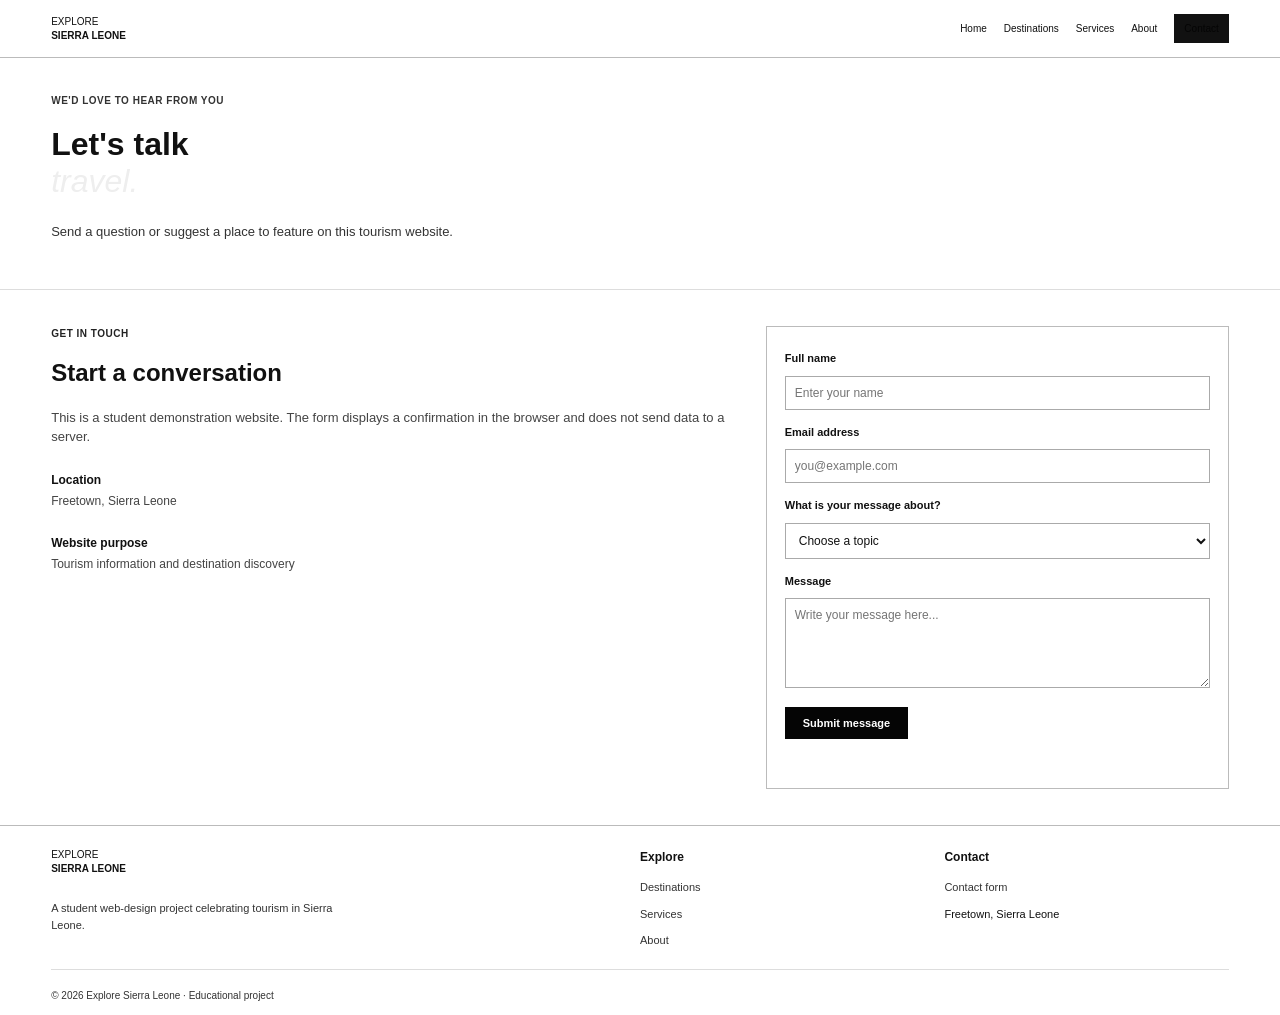
<file: tourism_website/contact.html>
<!DOCTYPE html><html lang="en"><head><meta charset="UTF-8"><meta name="viewport" content="width=device-width, initial-scale=1.0"><meta name="description" content="Contact the Explore Sierra Leone tourism information website."><title>Contact | Explore Sierra Leone</title><link rel="stylesheet" href="style.css"></head><body><header class="site-header"><a class="brand" href="index.html"><span class="brand-mark">SL</span><span>EXPLORE <b>SIERRA LEONE</b></span></a><button class="menu-toggle" aria-label="Toggle navigation" aria-expanded="false">☰</button><nav class="nav"><a href="index.html">Home</a><a href="destinations.html">Destinations</a><a href="experiences.html">Services</a><a href="plan.html">About</a><a class="nav-cta active" href="contact.html">Contact</a></nav></header><main><section class="page-hero contact-hero"><p class="eyebrow">WE'D LOVE TO HEAR FROM YOU</p><h1>Let's talk<br><em>travel.</em></h1><p>Send a question or suggest a place to feature on this tourism website.</p></section><section class="section contact-layout"><div><p class="eyebrow">GET IN TOUCH</p><h2>Start a conversation</h2><p>This is a student demonstration website. The form displays a confirmation in the browser and does not send data to a server.</p><div class="contact-detail"><b>Location</b><span>Freetown, Sierra Leone</span></div><div class="contact-detail"><b>Website purpose</b><span>Tourism information and destination discovery</span></div></div><form class="contact-form" id="contactForm"><label for="name">Full name</label><input id="name" name="name" type="text" placeholder="Enter your name" required><label for="email">Email address</label><input id="email" name="email" type="email" placeholder="you@example.com" required><label for="subject">What is your message about?</label><select id="subject" name="subject" required><option value="">Choose a topic</option><option>Destination information</option><option>Travel planning</option><option>Website feedback</option><option>Other question</option></select><label for="message">Message</label><textarea id="message" name="message" rows="5" placeholder="Write your message here..." required></textarea><button class="button" type="submit">Submit message</button><p class="form-status" id="formStatus" role="status" aria-live="polite"></p></form></section></main><footer class="footer"><div><a class="brand brand-footer" href="index.html"><span class="brand-mark">SL</span><span>EXPLORE <b>SIERRA LEONE</b></span></a><p>A student web-design project celebrating tourism in Sierra Leone.</p></div><div><b>Explore</b><a href="destinations.html">Destinations</a><a href="experiences.html">Services</a><a href="plan.html">About</a></div><div><b>Contact</b><a href="contact.html">Contact form</a><span>Freetown, Sierra Leone</span></div><div class="copyright">© 2026 Explore Sierra Leone · Educational project</div></footer><script src="script.js"></script></body></html>
</file>
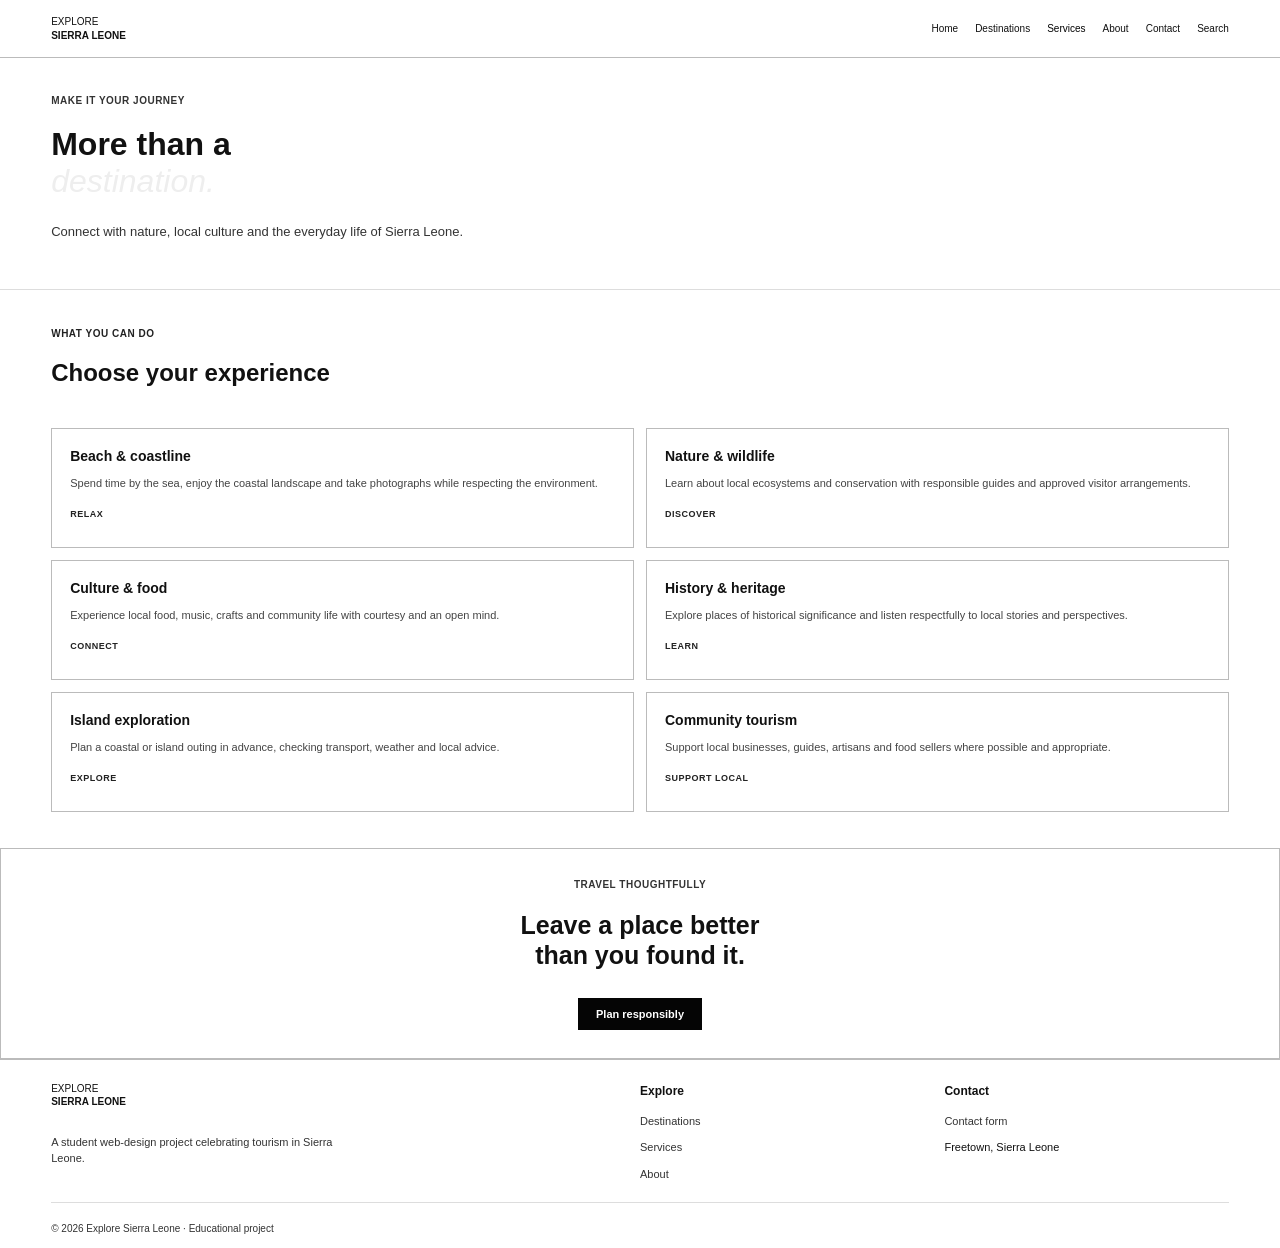
<file: tourism_website/experiences.html>
<!DOCTYPE html><html lang="en"><head><meta charset="UTF-8"><meta name="viewport" content="width=device-width, initial-scale=1.0"><meta name="description" content="Discover cultural, coastal and nature experiences in Sierra Leone."><title>Experiences | Explore Sierra Leone</title><link rel="stylesheet" href="style.css"></head><body><header class="site-header"><a class="brand" href="index.html"><span class="brand-mark">SL</span><span>EXPLORE <b>SIERRA LEONE</b></span></a><button class="menu-toggle" aria-label="Toggle navigation" aria-expanded="false">☰</button><nav class="nav"><a href="index.html">Home</a><a href="destinations.html">Destinations</a><a class="active" href="experiences.html">Services</a><a href="plan.html">About</a><a href="contact.html">Contact</a><a href="destinations.html">Search</a></nav></header><main><section class="page-hero experiences-hero"><p class="eyebrow">MAKE IT YOUR JOURNEY</p><h1>More than a<br><em>destination.</em></h1><p>Connect with nature, local culture and the everyday life of Sierra Leone.</p></section><section class="section"><div class="section-heading"><div><p class="eyebrow">WHAT YOU CAN DO</p><h2>Choose your experience</h2></div></div><div class="experience-grid"><article class="experience-card"><div class="experience-icon">☼</div><h3>Beach & coastline</h3><p>Spend time by the sea, enjoy the coastal landscape and take photographs while respecting the environment.</p><span class="tag">RELAX</span></article><article class="experience-card"><div class="experience-icon">♧</div><h3>Nature & wildlife</h3><p>Learn about local ecosystems and conservation with responsible guides and approved visitor arrangements.</p><span class="tag">DISCOVER</span></article><article class="experience-card"><div class="experience-icon">♫</div><h3>Culture & food</h3><p>Experience local food, music, crafts and community life with courtesy and an open mind.</p><span class="tag">CONNECT</span></article><article class="experience-card"><div class="experience-icon">⌂</div><h3>History & heritage</h3><p>Explore places of historical significance and listen respectfully to local stories and perspectives.</p><span class="tag">LEARN</span></article><article class="experience-card"><div class="experience-icon">⌁</div><h3>Island exploration</h3><p>Plan a coastal or island outing in advance, checking transport, weather and local advice.</p><span class="tag">EXPLORE</span></article><article class="experience-card"><div class="experience-icon">♡</div><h3>Community tourism</h3><p>Support local businesses, guides, artisans and food sellers where possible and appropriate.</p><span class="tag">SUPPORT LOCAL</span></article></div></section><section class="quote-band"><p class="eyebrow">TRAVEL THOUGHTFULLY</p><h2>Leave a place better<br>than you found it.</h2><a class="button button-light" href="plan.html">Plan responsibly</a></section></main><footer class="footer"><div><a class="brand brand-footer" href="index.html"><span class="brand-mark">SL</span><span>EXPLORE <b>SIERRA LEONE</b></span></a><p>A student web-design project celebrating tourism in Sierra Leone.</p></div><div><b>Explore</b><a href="destinations.html">Destinations</a><a href="experiences.html">Services</a><a href="plan.html">About</a></div><div><b>Contact</b><a href="contact.html">Contact form</a><span>Freetown, Sierra Leone</span></div><div class="copyright">© 2026 Explore Sierra Leone · Educational project</div></footer><script src="script.js"></script></body></html>
</file>
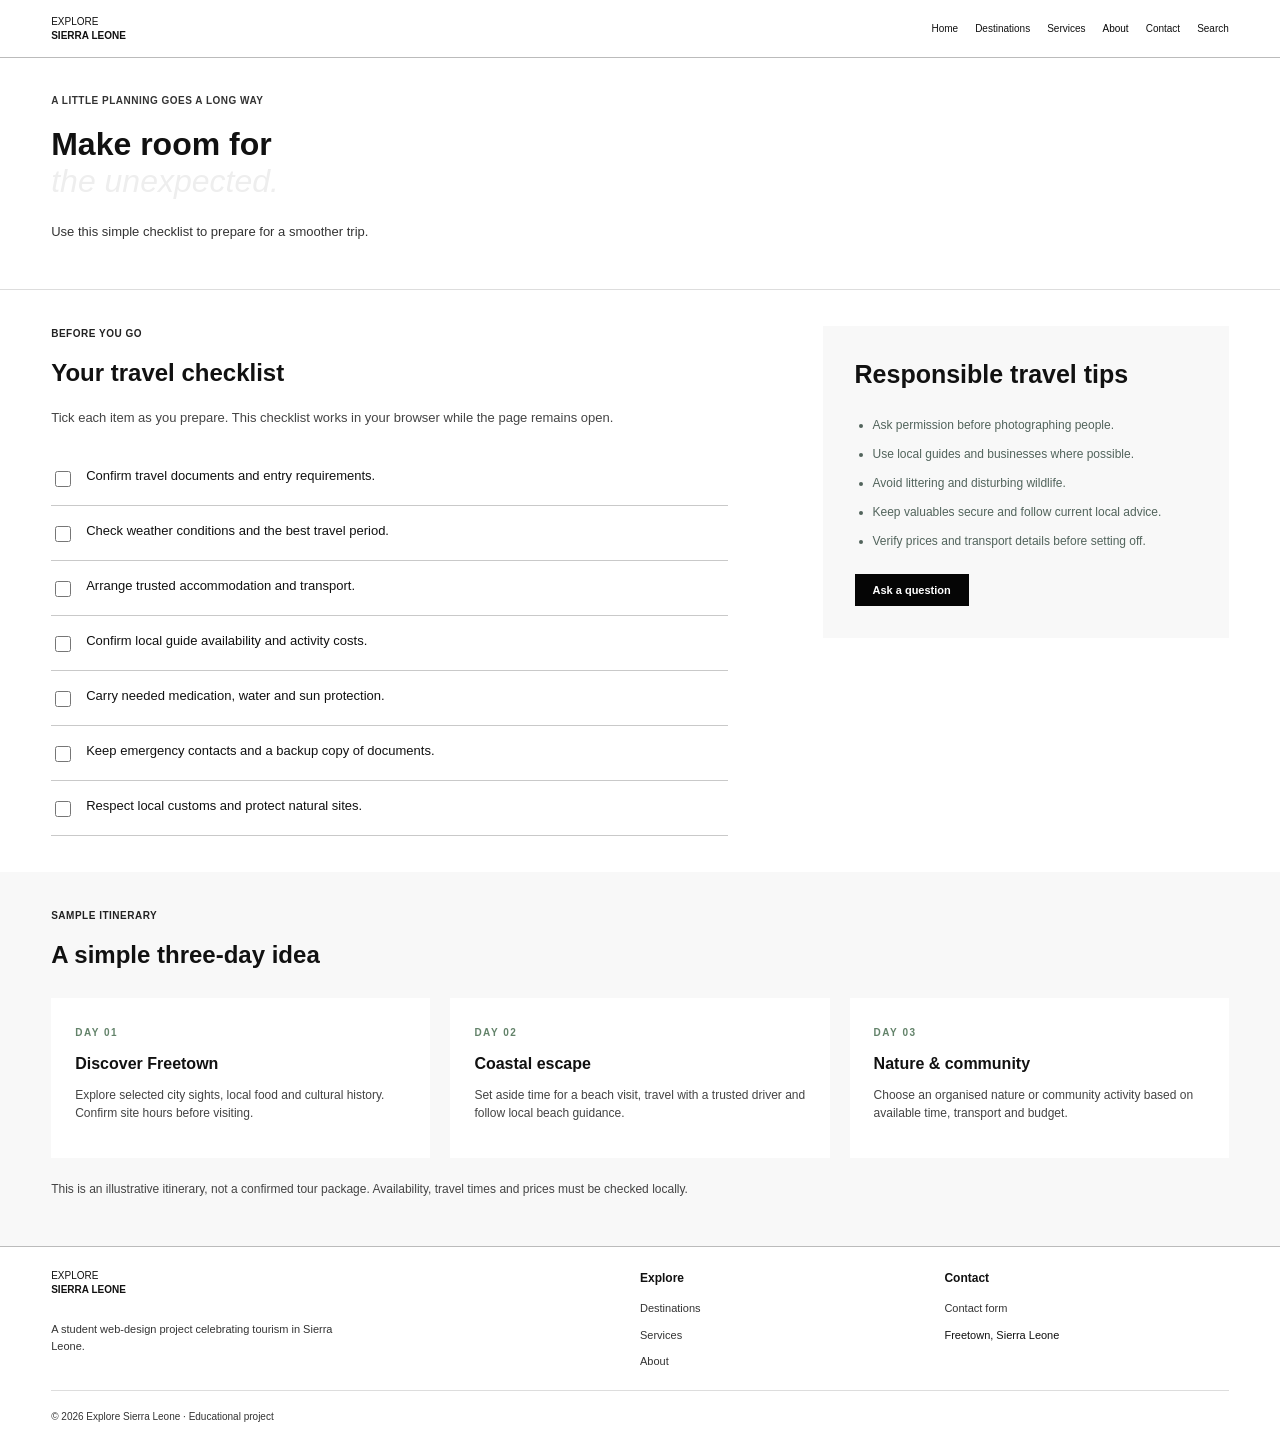
<file: tourism_website/plan.html>
<!DOCTYPE html><html lang="en"><head><meta charset="UTF-8"><meta name="viewport" content="width=device-width, initial-scale=1.0"><meta name="description" content="Practical trip-planning tips for visiting Sierra Leone."><title>Plan Your Trip | Explore Sierra Leone</title><link rel="stylesheet" href="style.css"></head><body><header class="site-header"><a class="brand" href="index.html"><span class="brand-mark">SL</span><span>EXPLORE <b>SIERRA LEONE</b></span></a><button class="menu-toggle" aria-label="Toggle navigation" aria-expanded="false">☰</button><nav class="nav"><a href="index.html">Home</a><a href="destinations.html">Destinations</a><a href="experiences.html">Services</a><a class="active" href="plan.html">About</a><a href="contact.html">Contact</a><a href="destinations.html">Search</a></nav></header><main><section class="page-hero plan-hero"><p class="eyebrow">A LITTLE PLANNING GOES A LONG WAY</p><h1>Make room for<br><em>the unexpected.</em></h1><p>Use this simple checklist to prepare for a smoother trip.</p></section><section class="section plan-layout"><div><p class="eyebrow">BEFORE YOU GO</p><h2>Your travel checklist</h2><p class="muted">Tick each item as you prepare. This checklist works in your browser while the page remains open.</p><div class="checklist"><label><input type="checkbox"> Confirm travel documents and entry requirements.</label><label><input type="checkbox"> Check weather conditions and the best travel period.</label><label><input type="checkbox"> Arrange trusted accommodation and transport.</label><label><input type="checkbox"> Confirm local guide availability and activity costs.</label><label><input type="checkbox"> Carry needed medication, water and sun protection.</label><label><input type="checkbox"> Keep emergency contacts and a backup copy of documents.</label><label><input type="checkbox"> Respect local customs and protect natural sites.</label></div></div><aside class="plan-aside"><h3>Responsible travel tips</h3><ul><li>Ask permission before photographing people.</li><li>Use local guides and businesses where possible.</li><li>Avoid littering and disturbing wildlife.</li><li>Keep valuables secure and follow current local advice.</li><li>Verify prices and transport details before setting off.</li></ul><a class="button" href="contact.html">Ask a question</a></aside></section><section class="section itinerary"><p class="eyebrow">SAMPLE ITINERARY</p><h2>A simple three-day idea</h2><div class="itinerary-grid"><article><span>DAY 01</span><h3>Discover Freetown</h3><p>Explore selected city sights, local food and cultural history. Confirm site hours before visiting.</p></article><article><span>DAY 02</span><h3>Coastal escape</h3><p>Set aside time for a beach visit, travel with a trusted driver and follow local beach guidance.</p></article><article><span>DAY 03</span><h3>Nature & community</h3><p>Choose an organised nature or community activity based on available time, transport and budget.</p></article></div><p class="small-note">This is an illustrative itinerary, not a confirmed tour package. Availability, travel times and prices must be checked locally.</p></section></main><footer class="footer"><div><a class="brand brand-footer" href="index.html"><span class="brand-mark">SL</span><span>EXPLORE <b>SIERRA LEONE</b></span></a><p>A student web-design project celebrating tourism in Sierra Leone.</p></div><div><b>Explore</b><a href="destinations.html">Destinations</a><a href="experiences.html">Services</a><a href="plan.html">About</a></div><div><b>Contact</b><a href="contact.html">Contact form</a><span>Freetown, Sierra Leone</span></div><div class="copyright">© 2026 Explore Sierra Leone · Educational project</div></footer><script src="script.js"></script></body></html>
</file>
<file: tourism_website/style.css>
@import url('https://fonts.googleapis.com/css2?family=DM+Sans:wght@400;500;600;700&family=Playfair+Display:ital,wght@0,500;0,600;0,700;1,500;1,600&display=swap');
:root{--ink:#17352f;--green:#245b49;--lime:#d4e8a3;--cream:#f7f5ef;--white:#fff;--muted:#64736d;--line:#dfe5dc;--serif:'Playfair Display',Georgia,serif;--sans:'DM Sans',Arial,sans-serif}*{box-sizing:border-box}html{scroll-behavior:smooth}body{margin:0;background:var(--cream);color:var(--ink);font-family:var(--sans);line-height:1.65}img{display:block;width:100%;object-fit:cover}a{color:inherit;text-decoration:none}.site-header{height:82px;padding:0 7%;display:flex;align-items:center;justify-content:space-between;background:var(--cream);position:sticky;top:0;z-index:20;border-bottom:1px solid rgba(23,53,47,.08)}.brand{display:flex;align-items:center;gap:11px;font-size:10px;letter-spacing:1.7px;line-height:1.35}.brand b{display:block;font-size:12px;letter-spacing:2px}.brand-mark{width:39px;height:39px;display:grid;place-items:center;background:var(--green);color:white;border-radius:50%;font-family:var(--serif);font-size:15px;letter-spacing:0}.nav{display:flex;align-items:center;gap:29px;font-size:12px;font-weight:600}.nav a{padding:10px 0;color:#52645c}.nav a.active,.nav a:hover{color:var(--green)}.nav .nav-cta{background:var(--green);color:white;padding:12px 19px;border-radius:3px}.menu-toggle{display:none;background:none;border:0;font-size:25px;color:var(--ink)}.hero{min-height:610px;padding:100px 9% 70px;position:relative;display:flex;align-items:center;background:linear-gradient(90deg,rgba(10,35,30,.84),rgba(10,35,30,.36)),url('https://images.unsplash.com/photo-1500375592092-40eb2168fd21?auto=format&fit=crop&w=2000&q=90') center/cover;color:white}.hero-content{max-width:620px}.eyebrow{font-size:10px;letter-spacing:2.3px;font-weight:700;color:#67866e;margin:0 0 18px}.hero .eyebrow,.page-hero .eyebrow,.quote-band .eyebrow{color:var(--lime)}h1,h2,h3,p{margin-top:0}h1{font:500 clamp(48px,7vw,86px)/1.08 var(--serif);letter-spacing:-2px;margin-bottom:22px}h1 em{color:var(--lime);font-weight:500}h2{font:500 clamp(34px,4vw,49px)/1.15 var(--serif);letter-spacing:-1px;margin-bottom:20px}h3{font:600 21px/1.3 var(--serif)}.hero-content>p:not(.eyebrow){max-width:500px;color:#e6ede6;font-size:15px}.hero-actions{display:flex;align-items:center;gap:25px;margin-top:31px}.button{display:inline-block;border:0;border-radius:3px;background:var(--green);color:white;padding:14px 21px;font:600 12px var(--sans);cursor:pointer;transition:transform .2s,background .2s}.button:hover{background:#174537;transform:translateY(-2px)}.text-link{font-size:12px;font-weight:700;color:white}.hero-note{position:absolute;right:9%;bottom:36px;display:flex;flex-direction:column;gap:4px;font-size:10px;letter-spacing:1.4px}.hero-note b{font-size:12px;letter-spacing:0}.section{padding:88px 9%}.intro{display:grid;grid-template-columns:1fr 1fr;gap:8%;align-items:center}.intro-copy{max-width:510px;color:var(--muted);font-size:15px}.under-link{display:inline-flex;gap:16px;align-items:center;margin-top:14px;padding-bottom:7px;border-bottom:1px solid #9eafa1;color:var(--green);font-size:12px;font-weight:700}.section-heading{display:flex;justify-content:space-between;align-items:end;margin-bottom:32px}.section-heading .under-link{margin-bottom:23px}.cards{display:grid;grid-template-columns:repeat(3,1fr);gap:22px}.place-card{background:white;border:1px solid #e8ebe5}.place-card img{height:220px}.card-body{padding:23px}.tag{font-size:9px;letter-spacing:1.7px;color:#63836a;font-weight:700}.card-body h3{margin:11px 0}.card-body p{font-size:12px;color:var(--muted);min-height:60px}.card-body>a{font-size:11px;font-weight:700;color:var(--green)}.quote-band{background:var(--green);color:white;text-align:center;padding:80px 20px}.quote-band h2{font-size:clamp(36px,5vw,55px);margin-bottom:28px}.button-light{background:var(--lime);color:var(--ink)}.button-light:hover{background:#e3f1c3}.footer{padding:50px 9% 24px;background:#122f29;color:#dbe5dc;display:grid;grid-template-columns:2fr 1fr 1fr;gap:40px;font-size:11px}.brand-footer{color:white;width:max-content;margin-bottom:15px}.footer p{max-width:300px;color:#aebeb4;font-size:11px}.footer>div:not(.copyright){display:flex;flex-direction:column;gap:10px}.footer>div>b{color:white;font-size:12px;margin-bottom:3px}.footer a:not(.brand){color:#c1d1c6}.copyright{grid-column:1/-1;border-top:1px solid #345249;padding-top:18px;color:#aebeb4;font-size:10px}.page-hero{padding:105px 9% 90px;background:linear-gradient(90deg,rgba(12,40,33,.88),rgba(12,40,33,.35)),url('https://images.unsplash.com/photo-1500375592092-40eb2168fd21?auto=format&fit=crop&w=1800&q=85') center/cover;color:white}.page-hero h1{font-size:clamp(48px,6vw,72px)}.page-hero>p:last-child{max-width:510px;color:#e1e9e1}.experiences-hero{background-image:linear-gradient(90deg,rgba(12,40,33,.88),rgba(12,40,33,.35)),url('https://images.unsplash.com/photo-1516026672322-bc52d61a55d5?auto=format&fit=crop&w=1800&q=85')}.plan-hero{background-image:linear-gradient(90deg,rgba(12,40,33,.88),rgba(12,40,33,.35)),url('https://images.unsplash.com/photo-1518548419970-58e3b4079ab2?auto=format&fit=crop&w=1800&q=85')}.contact-hero{background-image:linear-gradient(90deg,rgba(12,40,33,.88),rgba(12,40,33,.35)),url('https://images.unsplash.com/photo-1519501025264-65ba15a82390?auto=format&fit=crop&w=1800&q=85')}.destination-list{display:flex;flex-direction:column;gap:28px}.destination-row{display:grid;grid-template-columns:1fr 1fr;gap:35px;align-items:center;padding-bottom:28px;border-bottom:1px solid var(--line);scroll-margin-top:100px}.destination-row:nth-child(even) img{order:2}.destination-row img{height:300px}.destination-row h2{font-size:34px;margin:10px 0}.destination-row p{color:var(--muted);font-size:13px}.notice{margin-top:35px;padding:20px 23px;background:#e9efdf;font-size:12px}.muted{color:var(--muted);font-size:13px}.experience-grid{display:grid;grid-template-columns:repeat(3,1fr);gap:18px}.experience-card{padding:30px;background:white;border:1px solid #e7ebe4;min-height:235px}.experience-icon{font-size:31px;color:#77936e;margin-bottom:18px}.experience-card h3{margin-bottom:10px}.experience-card p{font-size:12px;color:var(--muted)}.experience-card .tag{display:inline-block;margin-top:5px}.plan-layout{display:grid;grid-template-columns:1.25fr .75fr;gap:8%}.checklist{display:flex;flex-direction:column;gap:0;margin-top:24px}.checklist label{display:flex;gap:12px;align-items:flex-start;padding:15px 0;border-bottom:1px solid var(--line);font-size:13px;cursor:pointer}.checklist input{accent-color:var(--green);margin-top:5px;width:16px;height:16px}.plan-aside{background:#e8eddf;padding:32px;height:max-content}.plan-aside h3{font-size:25px}.plan-aside ul{padding-left:18px;color:#52645c;font-size:12px}.plan-aside li{margin-bottom:11px}.plan-aside .button{margin-top:12px}.itinerary{background:#eeeee6}.itinerary-grid{display:grid;grid-template-columns:repeat(3,1fr);gap:20px;margin-top:28px}.itinerary-grid article{background:white;padding:24px}.itinerary-grid span{font-size:10px;letter-spacing:1.5px;color:#63836a;font-weight:700}.itinerary-grid h3{margin:12px 0}.itinerary-grid p,.small-note{font-size:12px;color:var(--muted)}.small-note{margin-top:22px}.contact-layout{display:grid;grid-template-columns:.8fr 1.2fr;gap:10%}.contact-layout>div>p:not(.eyebrow){font-size:13px;color:var(--muted)}.contact-detail{display:flex;flex-direction:column;gap:3px;margin-top:24px;font-size:12px}.contact-detail span{color:var(--muted)}.contact-form{display:flex;flex-direction:column;gap:9px;background:white;border:1px solid #e7ebe4;padding:30px}.contact-form label{font-size:11px;font-weight:700;margin-top:5px}.contact-form input,.contact-form select,.contact-form textarea{width:100%;border:1px solid #d9e0d8;background:#fcfcf9;border-radius:2px;padding:13px;font:12px var(--sans);color:var(--ink)}.contact-form input:focus,.contact-form select:focus,.contact-form textarea:focus{outline:2px solid #a6c39c;outline-offset:1px}.contact-form textarea{resize:vertical}.contact-form .button{align-self:flex-start;margin-top:10px}.form-status{font-size:12px;color:var(--green);margin:4px 0 0;min-height:18px}
@media(max-width:850px){.site-header{padding:0 5%;height:72px}.menu-toggle{display:block}.nav{display:none;position:absolute;top:71px;left:0;right:0;background:var(--cream);padding:20px 6%;flex-direction:column;align-items:stretch;gap:6px;border-bottom:1px solid var(--line);box-shadow:0 12px 20px #102e2914}.nav.open{display:flex}.nav a{padding:12px}.nav .nav-cta{text-align:center}.hero{min-height:560px;padding:80px 7%}.hero-note{right:7%}.section{padding:65px 7%}.intro{grid-template-columns:1fr;gap:15px}.cards{grid-template-columns:repeat(2,1fr)}.place-card:last-child{display:none}.page-hero{padding:80px 7%}.destination-row{gap:22px}.destination-row img{height:250px}.experience-grid{grid-template-columns:repeat(2,1fr)}.plan-layout,.contact-layout{grid-template-columns:1fr;gap:40px}.footer{padding-left:7%;padding-right:7%}}
@media(max-width:560px){.brand{font-size:9px}.brand b{font-size:10px}.hero{min-height:530px;padding:65px 6%}.hero h1{font-size:51px}.hero-content>p:not(.eyebrow){font-size:13px}.hero-actions{align-items:flex-start;flex-direction:column;gap:16px}.hero-note{left:6%;right:auto;bottom:25px}.section{padding:52px 6%}.section-heading{align-items:flex-start;flex-direction:column;gap:3px}.section-heading .under-link{margin:0 0 10px}.cards,.experience-grid,.itinerary-grid{grid-template-columns:1fr}.place-card:last-child{display:block}.place-card img{height:210px}.page-hero{padding:65px 6%}.page-hero h1{font-size:50px}.destination-row{grid-template-columns:1fr;gap:18px}.destination-row:nth-child(even) img{order:0}.destination-row img{height:220px}.destination-row h2{font-size:30px}.experience-card{min-height:unset}.plan-aside{padding:25px}.contact-form{padding:22px}.footer{grid-template-columns:1fr 1fr;gap:30px;padding:40px 6% 20px}.footer>div:first-child{grid-column:1/-1}.copyright{grid-column:1/-1}.quote-band{padding:62px 18px}}

/* Assignment 1 wireframe alignment: clean monochrome layout */
:root{--ink:#111;--green:#050505;--lime:#eeeeee;--cream:#fff;--white:#fff;--muted:#444;--line:#c9c9c9;--serif:Arial,Helvetica,sans-serif;--sans:Arial,Helvetica,sans-serif}
body{background:#fff;color:#111;font-size:13px;line-height:1.5}
.site-header{height:58px;padding:0 4%;background:#fff;border-bottom:1px solid #bbb}
.brand{font-size:10px;letter-spacing:0}.brand b{font-size:10px;letter-spacing:0}.brand-mark{display:none}
.nav{gap:17px;font-size:10px;font-weight:400}.nav a{color:#111}.nav .nav-cta{background:#111;color:#fff;padding:7px 10px;border-radius:0}
h1,h2,h3{font-family:Arial,Helvetica,sans-serif;letter-spacing:0;font-weight:700}h1{font-size:clamp(26px,4vw,40px);line-height:1.15}h2{font-size:24px;line-height:1.2}h3{font-size:16px}
.hero{min-height:280px;padding:50px 8%;background:#fff;color:#111;text-align:center;justify-content:center}.hero-content{max-width:700px}.hero .eyebrow,.page-hero .eyebrow,.quote-band .eyebrow{color:#333}.hero-content>p:not(.eyebrow){color:#333;margin-left:auto;margin-right:auto}.hero-note{display:none}.hero-actions{justify-content:center}.button,.button-light{background:#050505;color:#fff;border-radius:0;padding:10px 18px;font-size:11px}.text-link{color:#111}
.section{padding:36px 4%}.intro{gap:4%}.intro-copy{font-size:13px}.eyebrow,.tag{color:#222;letter-spacing:.5px}.section-heading{margin-bottom:20px}.cards{gap:12px}.place-card{border:1px solid #bbb;border-radius:0}.place-card img{height:120px;filter:grayscale(1)}.card-body{padding:12px}.card-body h3{font-size:14px}.card-body p{font-size:11px;min-height:0}.quote-band{background:#fff;color:#111;border:1px solid #bbb;padding:28px 15px}.quote-band h2{font-size:25px}.page-hero{padding:35px 4%;background:#fff;color:#111;border-bottom:1px solid #ddd}.page-hero h1{font-size:32px}.page-hero>p:last-child{color:#333}.experiences-hero,.plan-hero,.contact-hero{background:#fff}.experience-grid{grid-template-columns:repeat(2,1fr);gap:12px}.experience-card{min-height:120px;padding:18px;background:#fff;border:1px solid #bbb}.experience-icon{display:none}.experience-card h3{font-size:14px}.experience-card p{font-size:11px}.destination-row img{filter:grayscale(1)}.plan-aside,.itinerary{background:#f8f8f8}.contact-layout{grid-template-columns:1.2fr .8fr;gap:20px}.contact-form{padding:18px;border:1px solid #bbb}.contact-form input,.contact-form select,.contact-form textarea{border-radius:0;background:#fff;border-color:#aaa;padding:9px}.footer{background:#fff;color:#111;border-top:1px solid #bbb;padding:22px 4% 12px;grid-template-columns:2fr 1fr 1fr;gap:20px}.footer p,.footer a:not(.brand),.copyright{color:#333}.brand-footer{color:#111}.footer>div>b{color:#111}.copyright{border-top:1px solid #ddd}
@media(max-width:850px){.site-header{height:58px}.nav{top:57px;background:#fff}.nav .nav-cta{text-align:left}.contact-layout{grid-template-columns:1fr}.cards{grid-template-columns:repeat(2,1fr)}}
@media(max-width:560px){.hero{min-height:240px;padding:35px 6%}.hero h1{font-size:30px}.section{padding:28px 5%}.cards,.experience-grid,.itinerary-grid{grid-template-columns:1fr}.place-card img{height:150px}.footer{grid-template-columns:1fr 1fr}.page-hero h1{font-size:29px}}

/* Tropical green + ocean blue photo colour treatment */
.place-card img,
.destination-row img {
  filter: saturate(1.48) contrast(1.07) brightness(1.03) hue-rotate(-5deg);
  transition: filter .35s ease, transform .35s ease;
}
.place-card:hover img,
.destination-row:hover img {
  filter: saturate(1.7) contrast(1.09) brightness(1.05) hue-rotate(-7deg);
}
</file>
